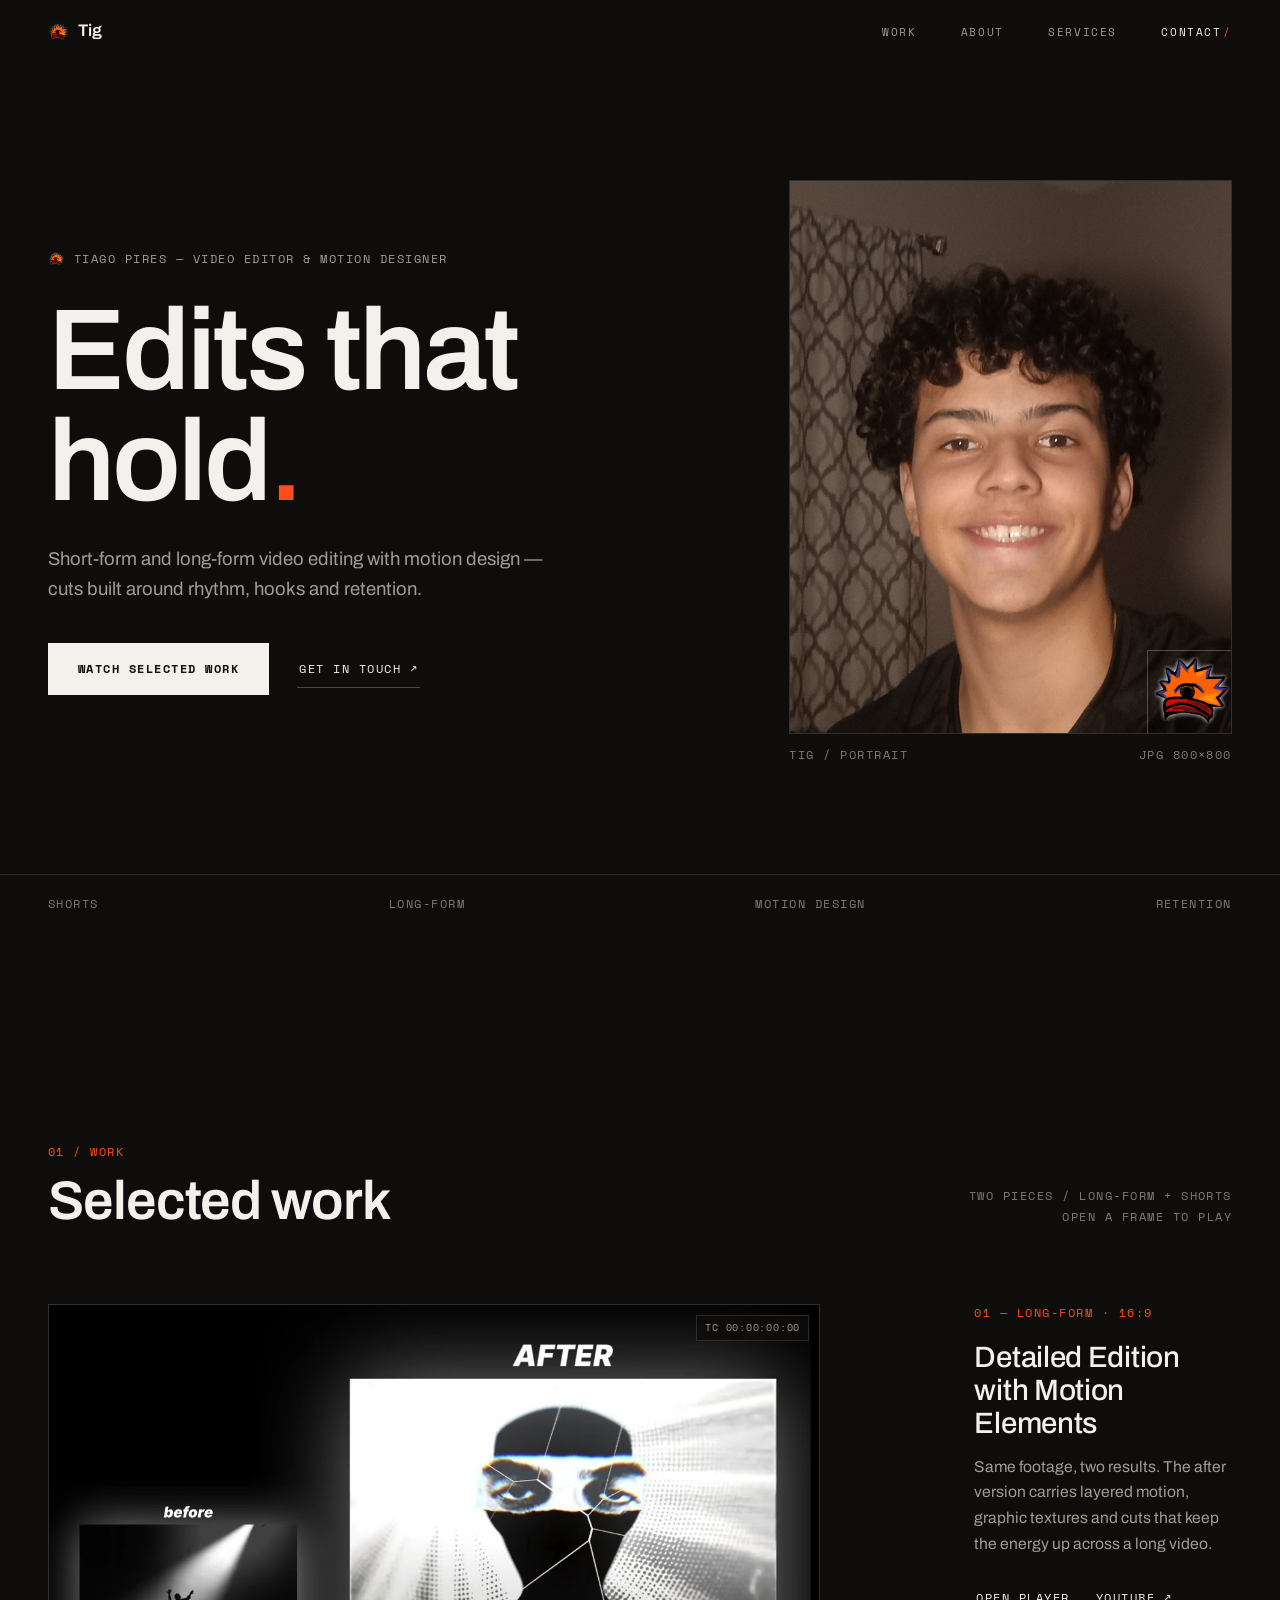
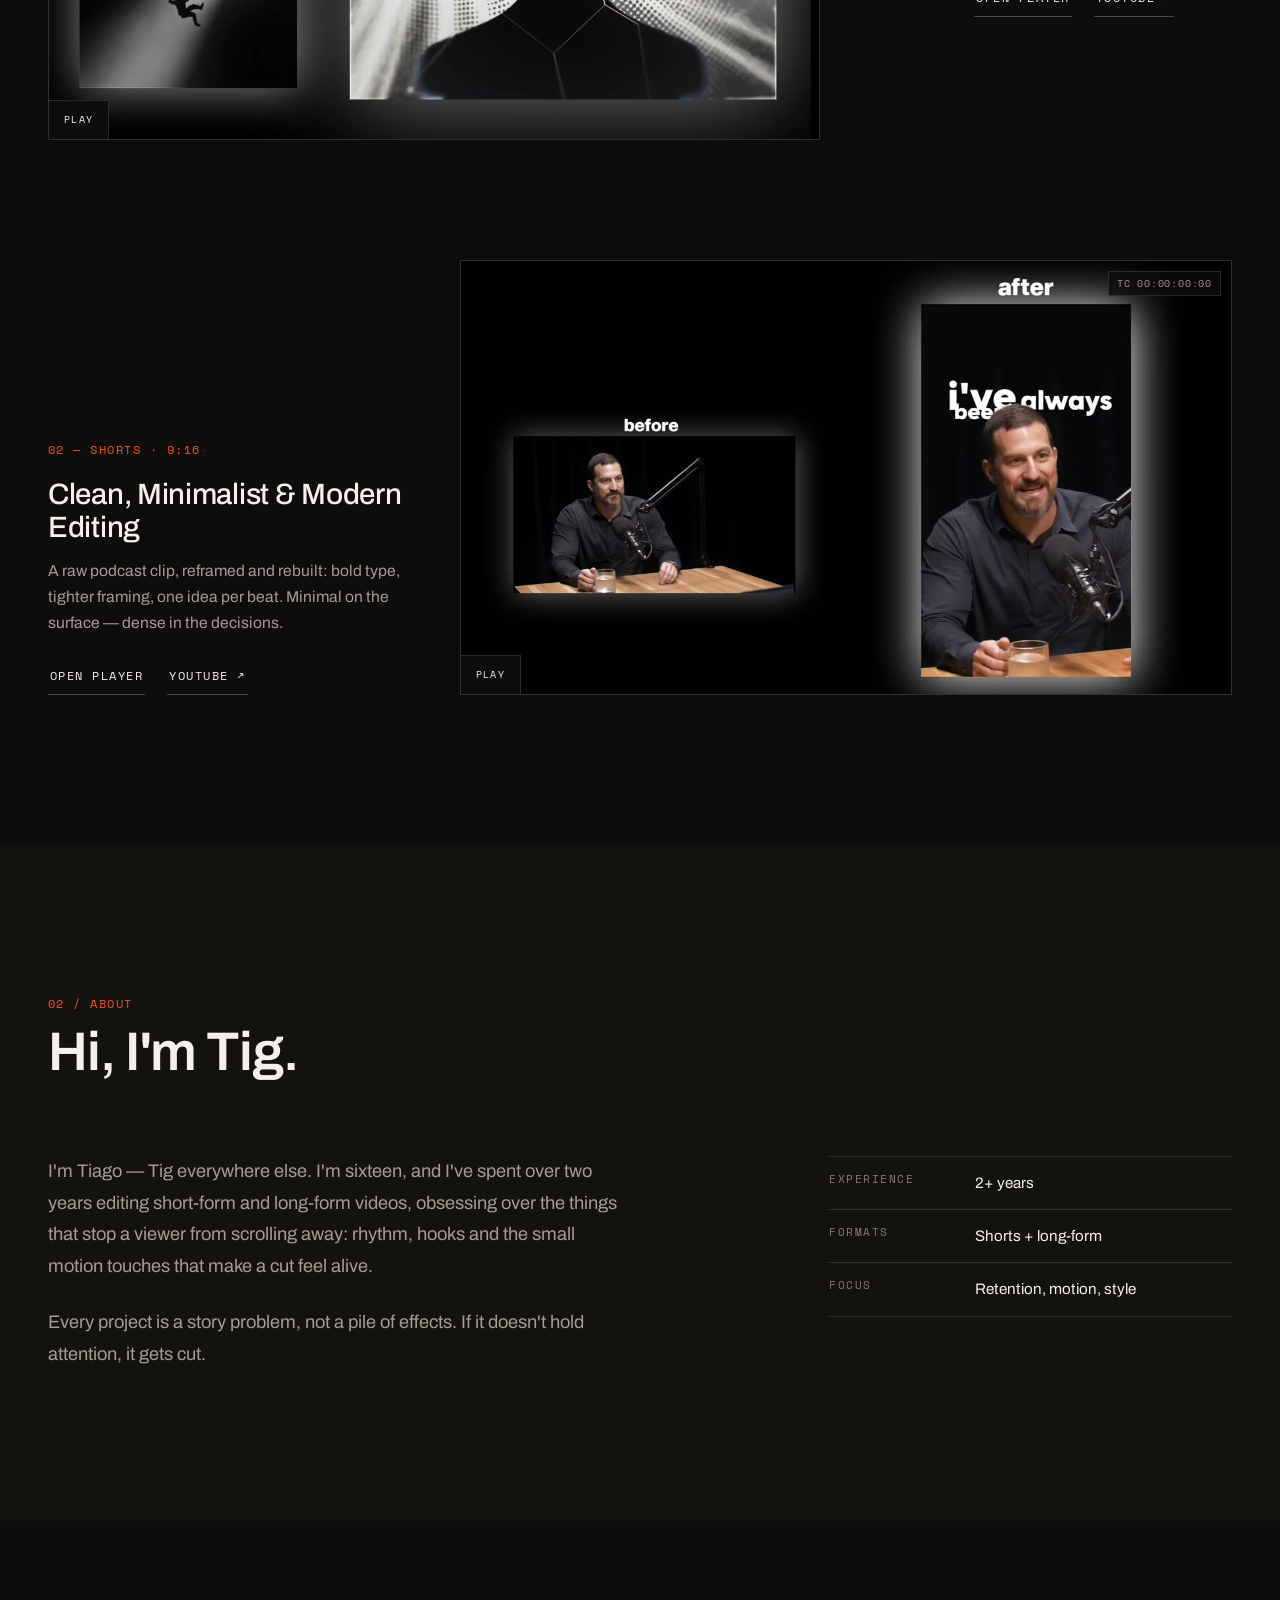
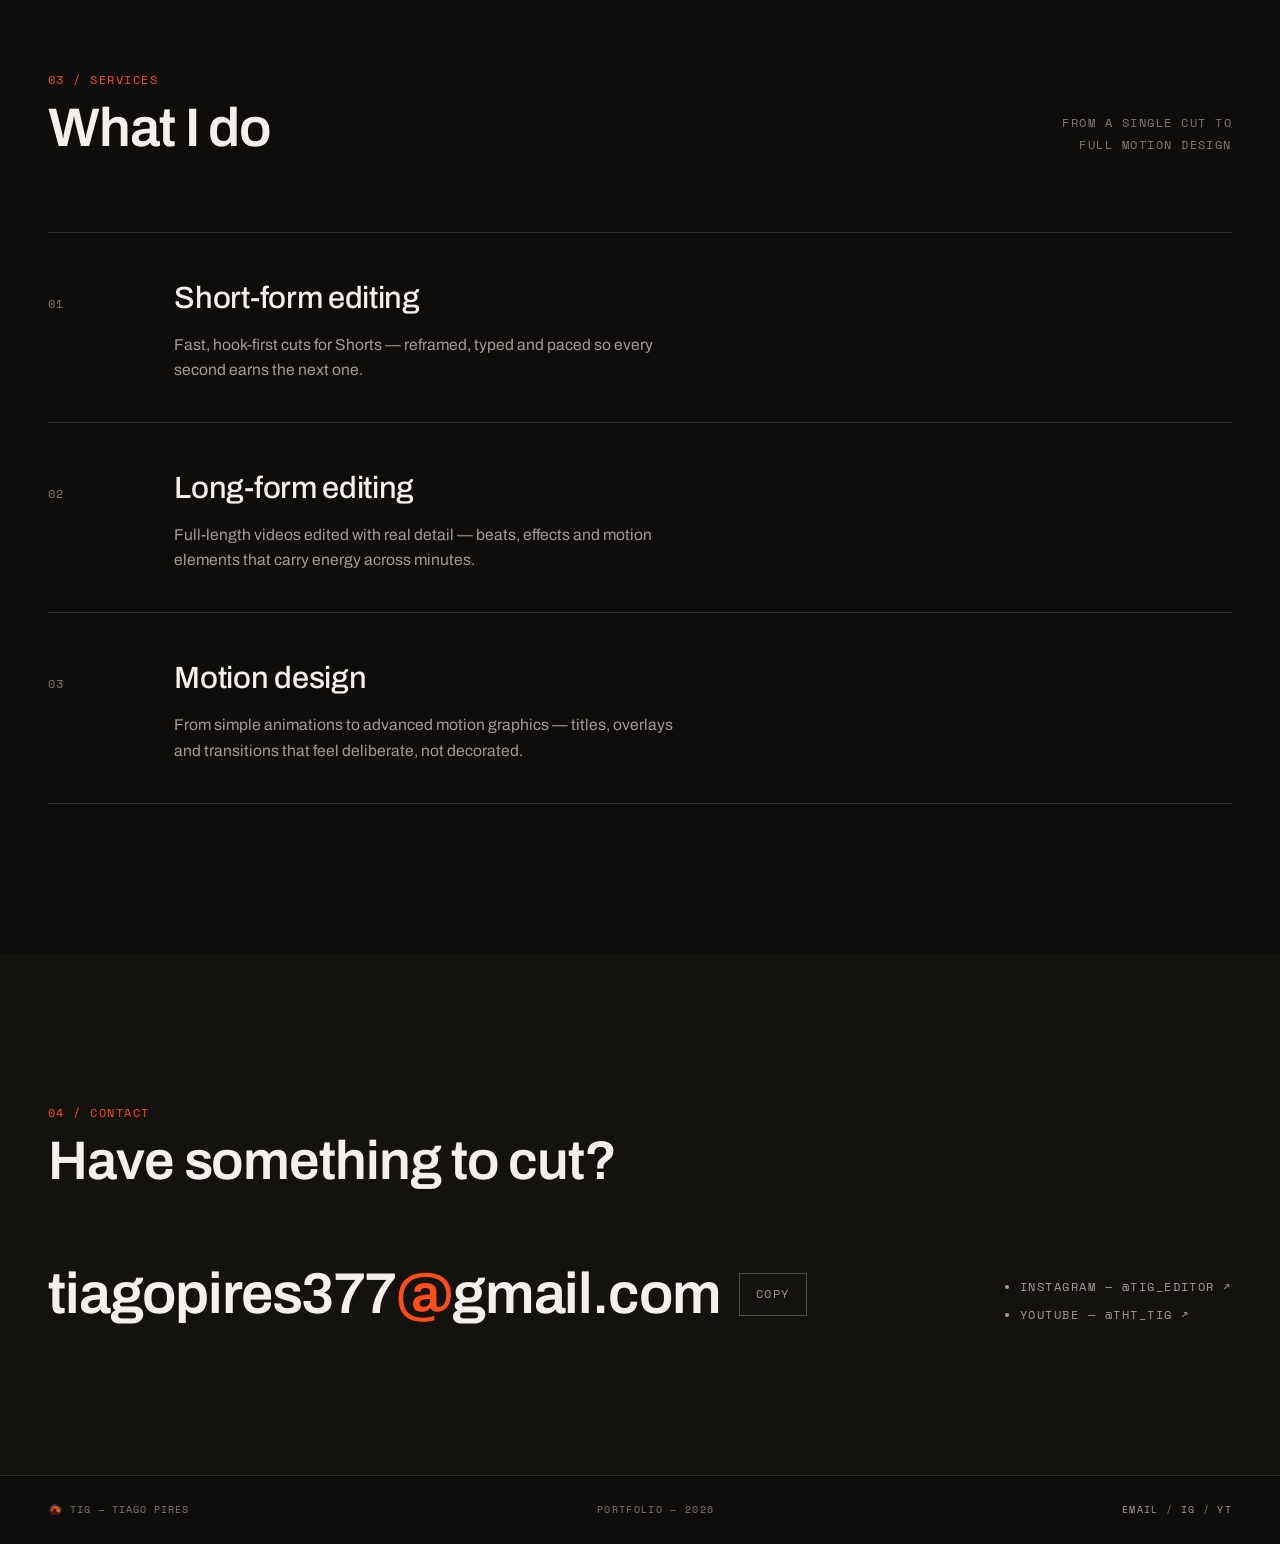
<file: index.html>
<!DOCTYPE html>
<html lang="en">
<head>
  <meta charset="UTF-8" />
  <meta name="viewport" content="width=device-width, initial-scale=1.0" />
  <title>Tig — Video Editor &amp; Motion Designer</title>
  <meta name="description" content="Short-form and long-form video editing with motion design. I'm Tig — I cut videos that hold attention." />

  <link rel="canonical" href="https://tigportfolio.yuricruzcorreia2024.workers.dev/" />
  <meta property="og:type" content="website" />
  <meta property="og:site_name" content="Tig" />
  <meta property="og:title" content="Tig — Video Editor & Motion Designer" />
  <meta property="og:description" content="Short-form and long-form video editing with motion design. I'm Tig — I cut videos that hold attention." />
  <meta property="og:url" content="https://tigportfolio.yuricruzcorreia2024.workers.dev/" />
  <meta property="og:image" content="https://tigportfolio.yuricruzcorreia2024.workers.dev/assets/img/og.jpg" />
  <meta property="og:image:width" content="1280" />
  <meta property="og:image:height" content="720" />
  <meta name="twitter:card" content="summary_large_image" />

  <link rel="icon" type="image/png" sizes="64x64" href="assets/img/favicon-64.png" />
  <link rel="apple-touch-icon" href="assets/img/apple-touch-icon.png" />

  <link rel="preconnect" href="https://fonts.googleapis.com" />
  <link rel="preconnect" href="https://fonts.gstatic.com" crossorigin />
  <link rel="preconnect" href="https://api.fontshare.com" crossorigin />
  <link rel="preload" as="image" href="photo.jpg" fetchpriority="high" />
  <link href="https://fonts.googleapis.com/css2?family=Archivo:wght@400;500;600&family=Space+Mono&display=swap" rel="stylesheet" />
  <link href="https://api.fontshare.com/v2/css?f[]=clash-display@500,600&display=swap" rel="stylesheet" />

  <link rel="stylesheet" href="assets/css/main.css" />
  <script type="application/ld+json">
  {
    "@context": "https://schema.org",
    "@type": "Person",
    "name": "Tiago Pires",
    "alternateName": "Tig",
    "jobTitle": "Video Editor & Motion Designer",
    "url": "https://tigportfolio.yuricruzcorreia2024.workers.dev/",
    "sameAs": ["https://www.instagram.com/tig_editor", "https://www.youtube.com/channel/UCOsuav56ihXr3ou1uQPDAng"]
  }
  </script>
</head>

<body>
  <a class="skip-link" href="#main">Skip to content</a>

  <header class="site-head" data-header>
    <a class="brand" href="#top">
      <img src="assets/img/favicon-64.png" width="20" height="20" alt="" />
      <span>Tig</span>
    </a>
    <nav class="site-nav" aria-label="Primary">
      <a href="#work" data-navlink>Work<span class="slash" aria-hidden="true">/</span></a>
      <a href="#about" data-navlink>About<span class="slash" aria-hidden="true">/</span></a>
      <a href="#services" data-navlink>Services<span class="slash" aria-hidden="true">/</span></a>
      <a href="#contact" data-navlink>Contact<span class="slash" aria-hidden="true">/</span></a>
    </nav>
    <button class="menu-btn mono" data-menu-btn aria-expanded="false" aria-controls="menuOverlay">Menu</button>
  </header>

  <div class="menu-overlay" id="menuOverlay" hidden>
    <nav aria-label="Mobile">
      <a href="#work" data-menuclose>Work<span aria-hidden="true"> ↘</span></a>
      <a href="#about" data-menuclose>About<span aria-hidden="true"> ↘</span></a>
      <a href="#services" data-menuclose>Services<span aria-hidden="true"> ↘</span></a>
      <a href="#contact" data-menuclose>Contact<span aria-hidden="true"> ↘</span></a>
    </nav>
    <p class="mono menu-foot">tiagopires377@gmail.com — @tig_editor</p>
  </div>

  <main id="main">

    <!-- ============ HERO ============ -->
    <section class="hero" id="top" aria-labelledby="heroTitle">
      <div class="container hero-grid">
        <div class="hero-copy">
          <p class="kicker mono" data-hero-step="1">
            <img src="assets/img/favicon-64.png" width="16" height="16" alt="" />
            Tiago Pires — Video Editor &amp; Motion Designer
          </p>
          <h1 id="heroTitle" data-hero-step="2">
            Edits that hold<span class="accent-dot">.</span>
          </h1>
          <p class="hero-lede" data-hero-step="3">
            Short-form and long-form video editing with motion design —
            cuts built around rhythm, hooks and retention.
          </p>
          <div class="hero-cta" data-hero-step="4">
            <a class="btn-solid" href="#work">Watch selected work</a>
            <a class="link-underline" href="mailto:tiagopires377@gmail.com?subject=Project%20inquiry">Get in touch<span aria-hidden="true"> ↗</span></a>
          </div>
        </div>

        <figure class="hero-photo" data-hero-step="3">
          <div class="frame">
            <img src="photo.jpg" width="800" height="800" alt="Portrait of Tiago Pires (Tig)" fetchpriority="high" />
            <img class="hero-mascot" src="icon.png" width="1048" height="1025" alt="Tig's channel mascot" loading="lazy" />
          </div>
          <figcaption class="mono frame-cap">
            <span>TIG / PORTRAIT</span>
            <span>JPG 800×800</span>
          </figcaption>
        </figure>
      </div>
      <div class="container hero-foot mono" aria-hidden="true">
        <span>SHORTS</span>
        <span>LONG-FORM</span>
        <span>MOTION DESIGN</span>
        <span>RETENTION</span>
      </div>
    </section>

    <!-- ============ WORK ============ -->
    <section class="work" id="work" aria-labelledby="workTitle">
      <div class="container">
        <header class="section-head" data-reveal data-reveal-stagger="1">
          <div>
            <p class="section-tick mono" aria-hidden="true">01 / WORK</p>
            <h2 id="workTitle">Selected work</h2>
          </div>
          <p class="section-note mono">TWO PIECES / LONG-FORM + SHORTS<br />OPEN A FRAME TO PLAY</p>
        </header>

        <div class="work-list">

          <article class="work-item work-item--a" aria-labelledby="longformTitle">
            <div class="work-media" data-reveal>
              <button class="frame play-frame" data-yt="ediIgtAnjoc"
                      data-title="Detailed Edition with Motion Elements — Long Video Format"
                      aria-label="Play video: Detailed Edition with Motion Elements, long video format">
                <img src="assets/img/work/longform.jpg" width="1280" height="720" loading="lazy" decoding="async"
                     alt="Before and after of a long video edit — a plain falling shot becomes a collage-style graphic treatment with layered motion" />
                <span class="play-glyph mono" aria-hidden="true">Play</span>
                <span class="tc mono" aria-hidden="true">TC 00:00:00:00</span>
              </button>
            </div>
            <div class="work-meta" data-reveal data-reveal-stagger="2">
              <p class="mono work-tag">01 — LONG-FORM · 16:9</p>
              <h3 id="longformTitle">Detailed Edition with Motion Elements</h3>
              <p class="work-note">
                Same footage, two results. The after version carries layered motion,
                graphic textures and cuts that keep the energy up across a long video.
              </p>
              <div class="work-links">
                <button class="link-underline" data-yt="ediIgtAnjoc"
                        data-title="Detailed Edition with Motion Elements — Long Video Format">Open player</button>
                <a class="link-underline" href="https://youtu.be/ediIgtAnjoc" target="_blank" rel="noopener">YouTube<span aria-hidden="true"> ↗</span></a>
              </div>
            </div>
          </article>

          <article class="work-item work-item--b" aria-labelledby="shortsTitle">
            <div class="work-meta" data-reveal>
              <p class="mono work-tag">02 — SHORTS · 9:16</p>
              <h3 id="shortsTitle">Clean, Minimalist &amp; Modern Editing</h3>
              <p class="work-note">
                A raw podcast clip, reframed and rebuilt: bold type, tighter framing,
                one idea per beat. Minimal on the surface — dense in the decisions.
              </p>
              <div class="work-links">
                <button class="link-underline" data-yt="vVkeZ0U3DYc"
                        data-title="Clean, Minimalist and Modern Editing — Shorts Format">Open player</button>
                <a class="link-underline" href="https://youtu.be/vVkeZ0U3DYc" target="_blank" rel="noopener">YouTube<span aria-hidden="true"> ↗</span></a>
              </div>
            </div>
            <div class="work-media" data-reveal data-reveal-stagger="2">
              <button class="frame play-frame" data-yt="vVkeZ0U3DYc"
                      data-title="Clean, Minimalist and Modern Editing — Shorts Format"
                      aria-label="Play video: Clean, minimalist and modern editing, shorts format">
                <img src="assets/img/work/shorts.jpg" width="1280" height="720" loading="lazy" decoding="async"
                     alt="Before and after of a short video — a raw framed clip becomes a vertical reframe with bold kinetic typography" />
                <span class="play-glyph mono" aria-hidden="true">Play</span>
                <span class="tc mono" aria-hidden="true">TC 00:00:00:00</span>
              </button>
            </div>
          </article>

        </div>
      </div>
    </section>

    <!-- ============ ABOUT ============ -->
    <section class="about" id="about" aria-labelledby="aboutTitle">
      <div class="container">
        <header class="section-head" data-reveal>
          <div>
            <p class="section-tick mono" aria-hidden="true">02 / ABOUT</p>
            <h2 id="aboutTitle">Hi, I'm Tig.</h2>
          </div>
        </header>

        <div class="about-grid">
          <div class="about-copy" data-reveal data-reveal-stagger="2">
            <p>
              I'm Tiago — Tig everywhere else. I'm sixteen, and I've spent over two years
              editing short-form and long-form videos, obsessing over the things that stop
              a viewer from scrolling away: rhythm, hooks and the small motion touches
              that make a cut feel alive.
            </p>
            <p>
              Every project is a story problem, not a pile of effects.
              If it doesn't hold attention, it gets cut.
            </p>
          </div>

          <dl class="about-facts mono" data-reveal data-reveal-stagger="3">
            <div><dt>EXPERIENCE</dt><dd>2+ years</dd></div>
            <div><dt>FORMATS</dt><dd>Shorts + long-form</dd></div>
            <div><dt>FOCUS</dt><dd>Retention, motion, style</dd></div>
          </dl>
        </div>
      </div>
    </section>

    <!-- ============ SERVICES ============ -->
    <section class="services" id="services" aria-labelledby="servicesTitle">
      <div class="container">
        <header class="section-head" data-reveal>
          <div>
            <p class="section-tick mono" aria-hidden="true">03 / SERVICES</p>
            <h2 id="servicesTitle">What I do</h2>
          </div>
          <p class="section-note mono">FROM A SINGLE CUT TO<br />FULL MOTION DESIGN</p>
        </header>

        <ul class="service-list">
          <li data-reveal data-reveal-stagger="1">
            <p class="mono service-index" aria-hidden="true">01</p>
            <div>
              <h3>Short-form editing</h3>
              <p>
                Fast, hook-first cuts for Shorts — reframed, typed and paced
                so every second earns the next one.
              </p>
            </div>
          </li>
          <li data-reveal data-reveal-stagger="2">
            <p class="mono service-index" aria-hidden="true">02</p>
            <div>
              <h3>Long-form editing</h3>
              <p>
                Full-length videos edited with real detail — beats, effects and
                motion elements that carry energy across minutes.
              </p>
            </div>
          </li>
          <li data-reveal data-reveal-stagger="3">
            <p class="mono service-index" aria-hidden="true">03</p>
            <div>
              <h3>Motion design</h3>
              <p>
                From simple animations to advanced motion graphics —
                titles, overlays and transitions that feel deliberate, not decorated.
              </p>
            </div>
          </li>
        </ul>
      </div>
    </section>

    <!-- ============ CONTACT ============ -->
    <section class="contact" id="contact" aria-labelledby="contactTitle">
      <div class="container">
        <header class="section-head" data-reveal>
          <div>
            <p class="section-tick mono" aria-hidden="true">04 / CONTACT</p>
            <h2 id="contactTitle">Have something to cut?</h2>
          </div>
        </header>

        <div class="contact-grid">
          <p class="contact-mail" data-reveal data-reveal-stagger="1">
            <a href="mailto:tiagopires377@gmail.com?subject=Project%20inquiry">tiagopires377<span class="at">@</span>gmail.com</a>
            <button class="copy-btn mono" data-copy="tiagopires377@gmail.com" aria-live="polite">
              <span data-copy-label>COPY</span>
            </button>
          </p>

          <ul class="contact-links mono" data-reveal data-reveal-stagger="2">
            <li><a href="https://instagram.com/tig_editor" target="_blank" rel="noopener">INSTAGRAM — @tig_editor<span aria-hidden="true"> ↗</span></a></li>
            <li><a href="https://www.youtube.com/channel/UCOsuav56ihXr3ou1uQPDAng" target="_blank" rel="noopener">YOUTUBE — @tht_tig<span aria-hidden="true"> ↗</span></a></li>
          </ul>
        </div>
      </div>
    </section>
  </main>

  <footer class="site-foot mono">
    <div class="container site-foot-grid">
      <span class="foot-brand"><img src="assets/img/favicon-64.png" width="16" height="16" alt="" /> Tig — Tiago Pires</span>
      <span>PORTFOLIO — <span data-year>2026</span></span>
      <span><a href="mailto:tiagopires377@gmail.com">EMAIL</a> / <a href="https://instagram.com/tig_editor" target="_blank" rel="noopener">IG</a> / <a href="https://www.youtube.com/channel/UCOsuav56ihXr3ou1uQPDAng" target="_blank" rel="noopener">YT</a></span>
    </div>
  </footer>

  <!-- ============ PLAYER MODAL ============ -->
  <dialog class="player" id="player" aria-labelledby="playerTitle">
    <div class="player-head">
      <p class="mono" id="playerTitle">—</p>
      <button class="player-close mono" data-player-close aria-label="Close player">CLOSE ✕</button>
    </div>
    <div class="player-stage" id="playerStage"></div>
    <div class="player-foot mono">
      <span id="playerMeta">YOUTUBE PLAYER</span>
      <a id="playerLink" href="#" target="_blank" rel="noopener">WATCH ON YOUTUBE ↗</a>
    </div>
  </dialog>

  <script src="assets/js/main.js"></script>
</body>
</html>
</file>
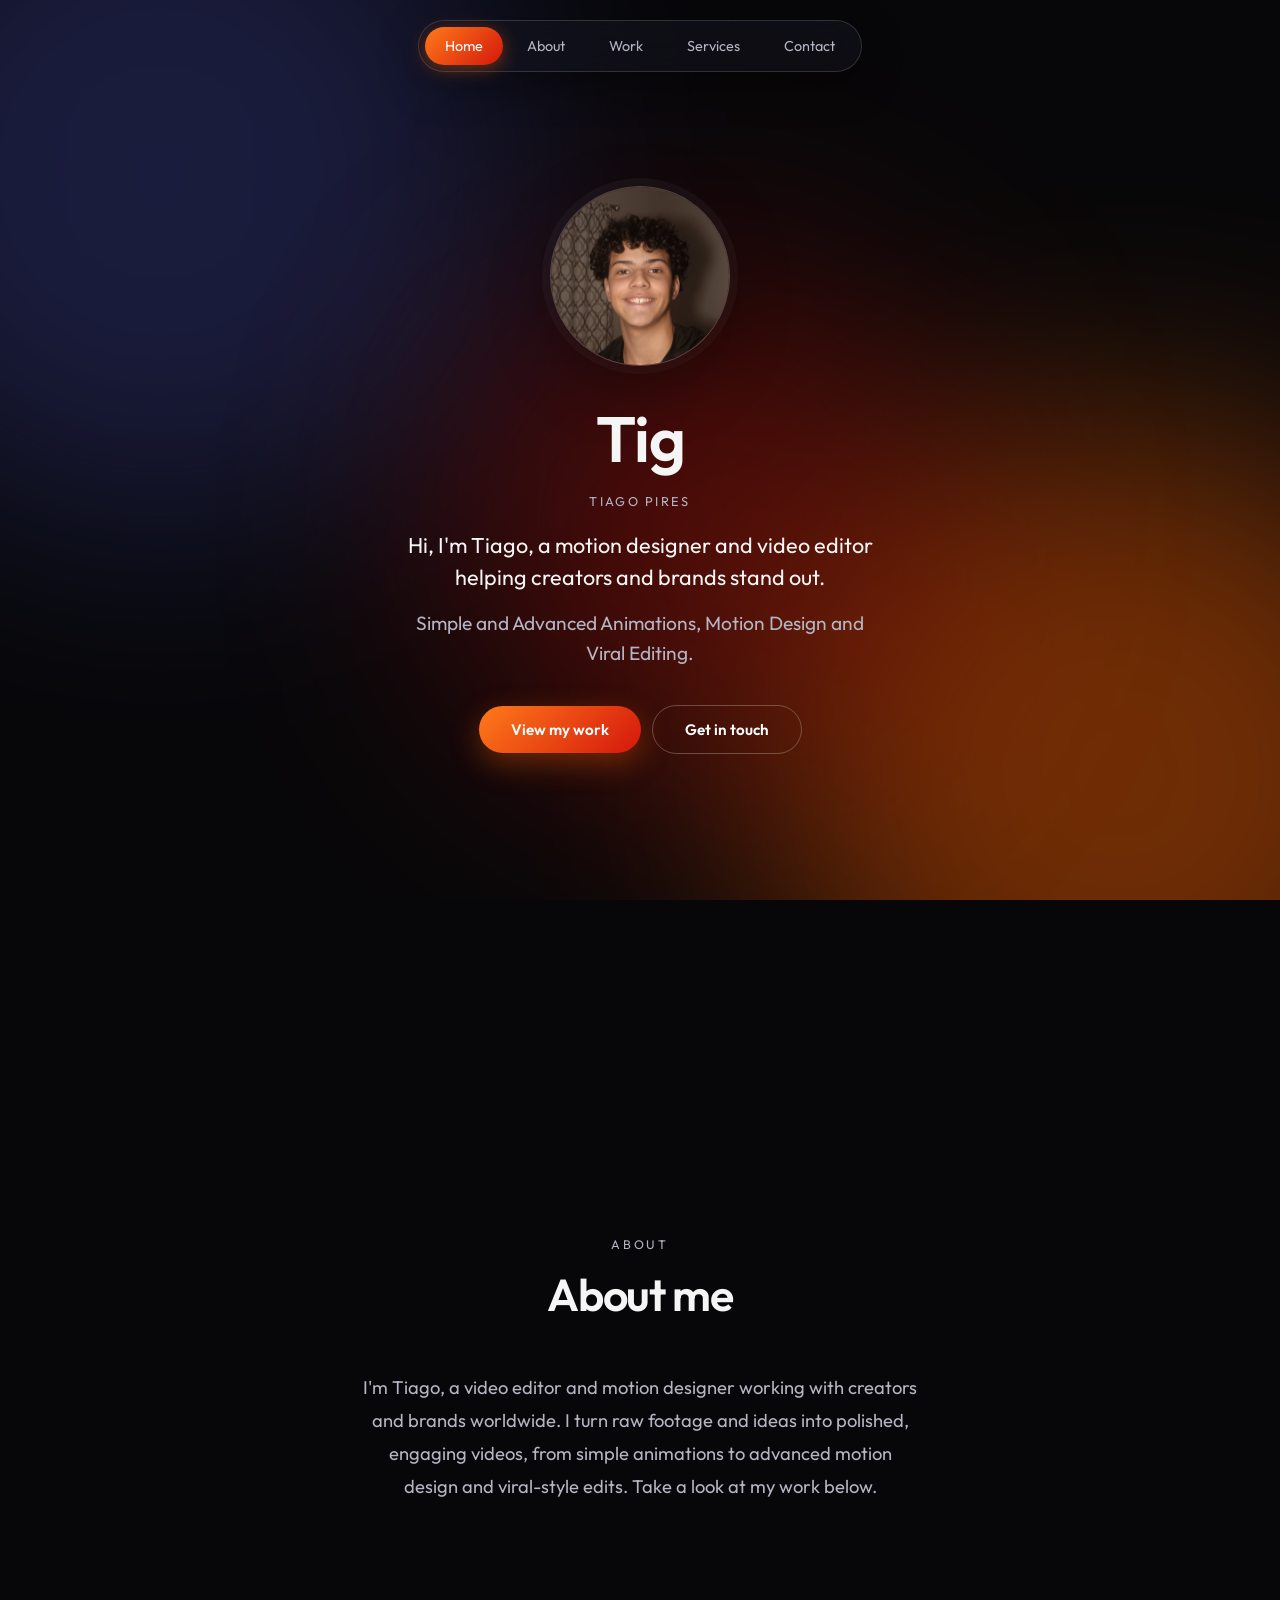
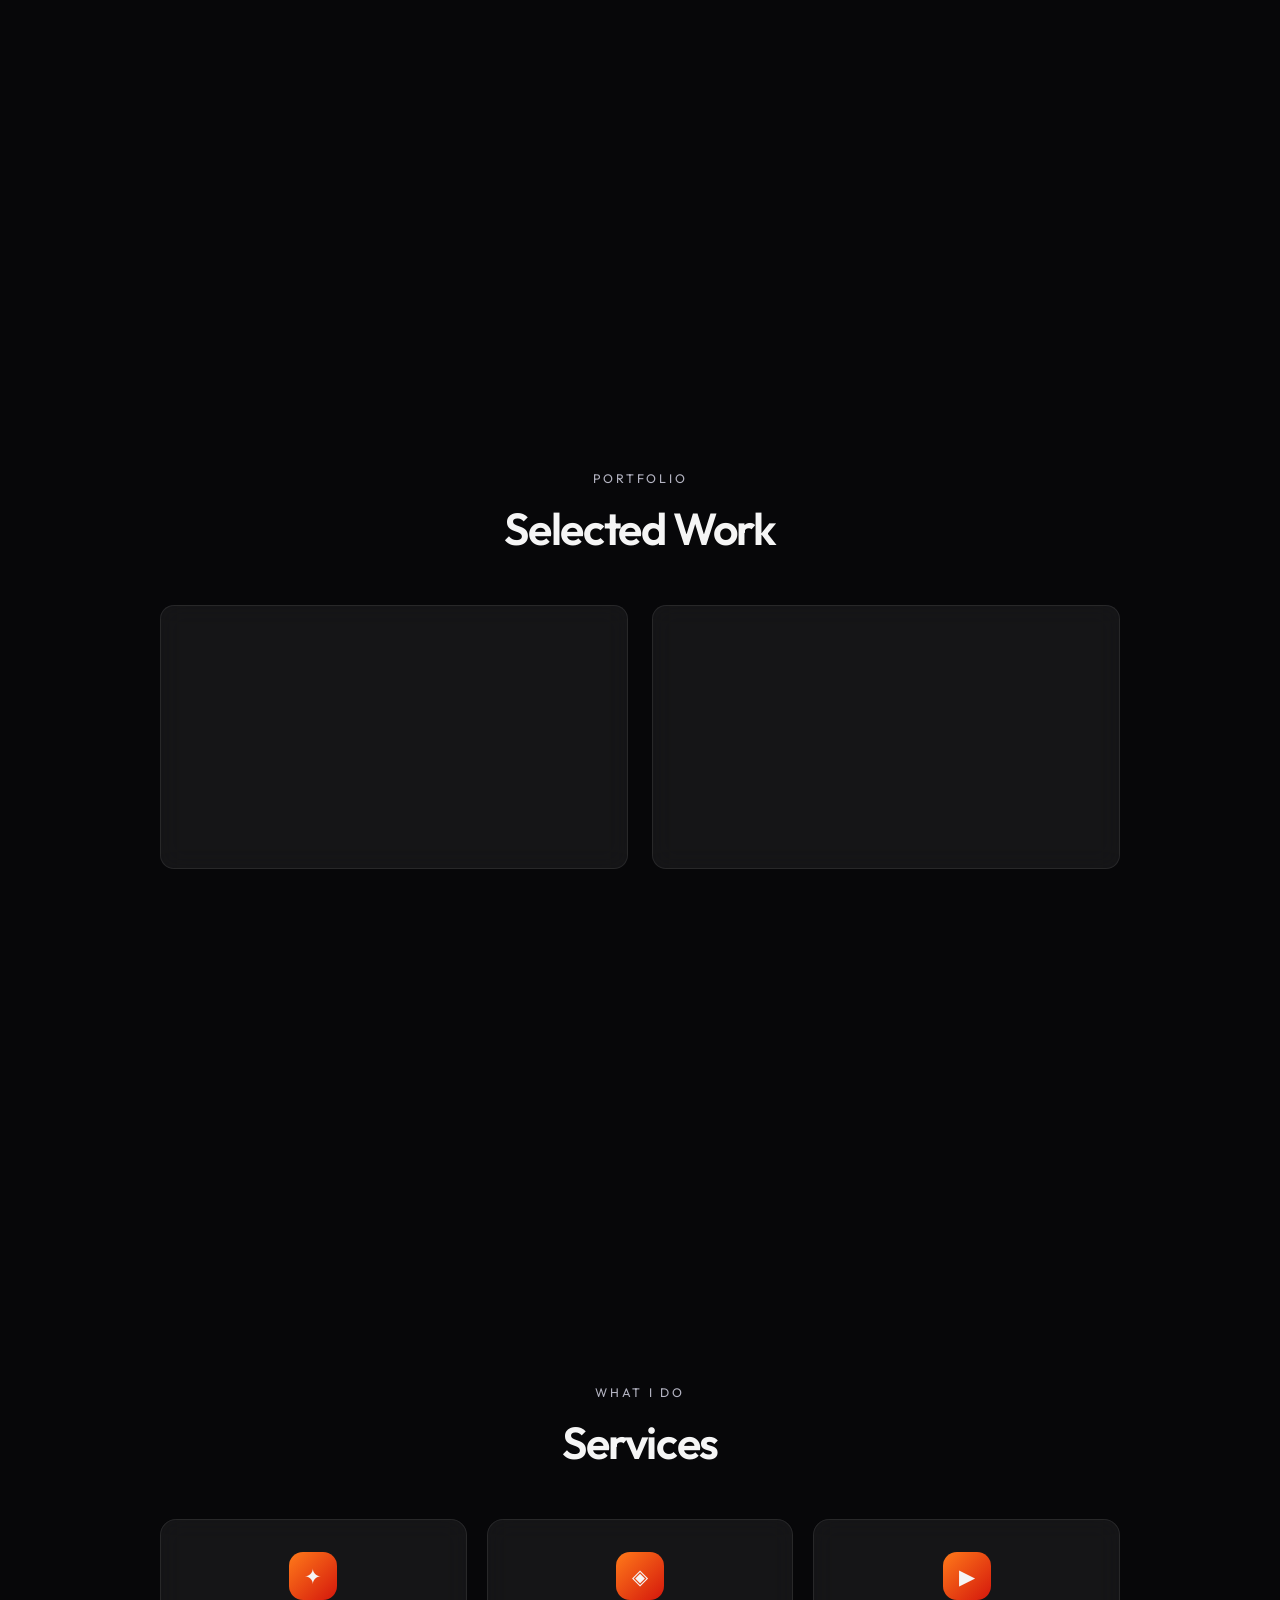
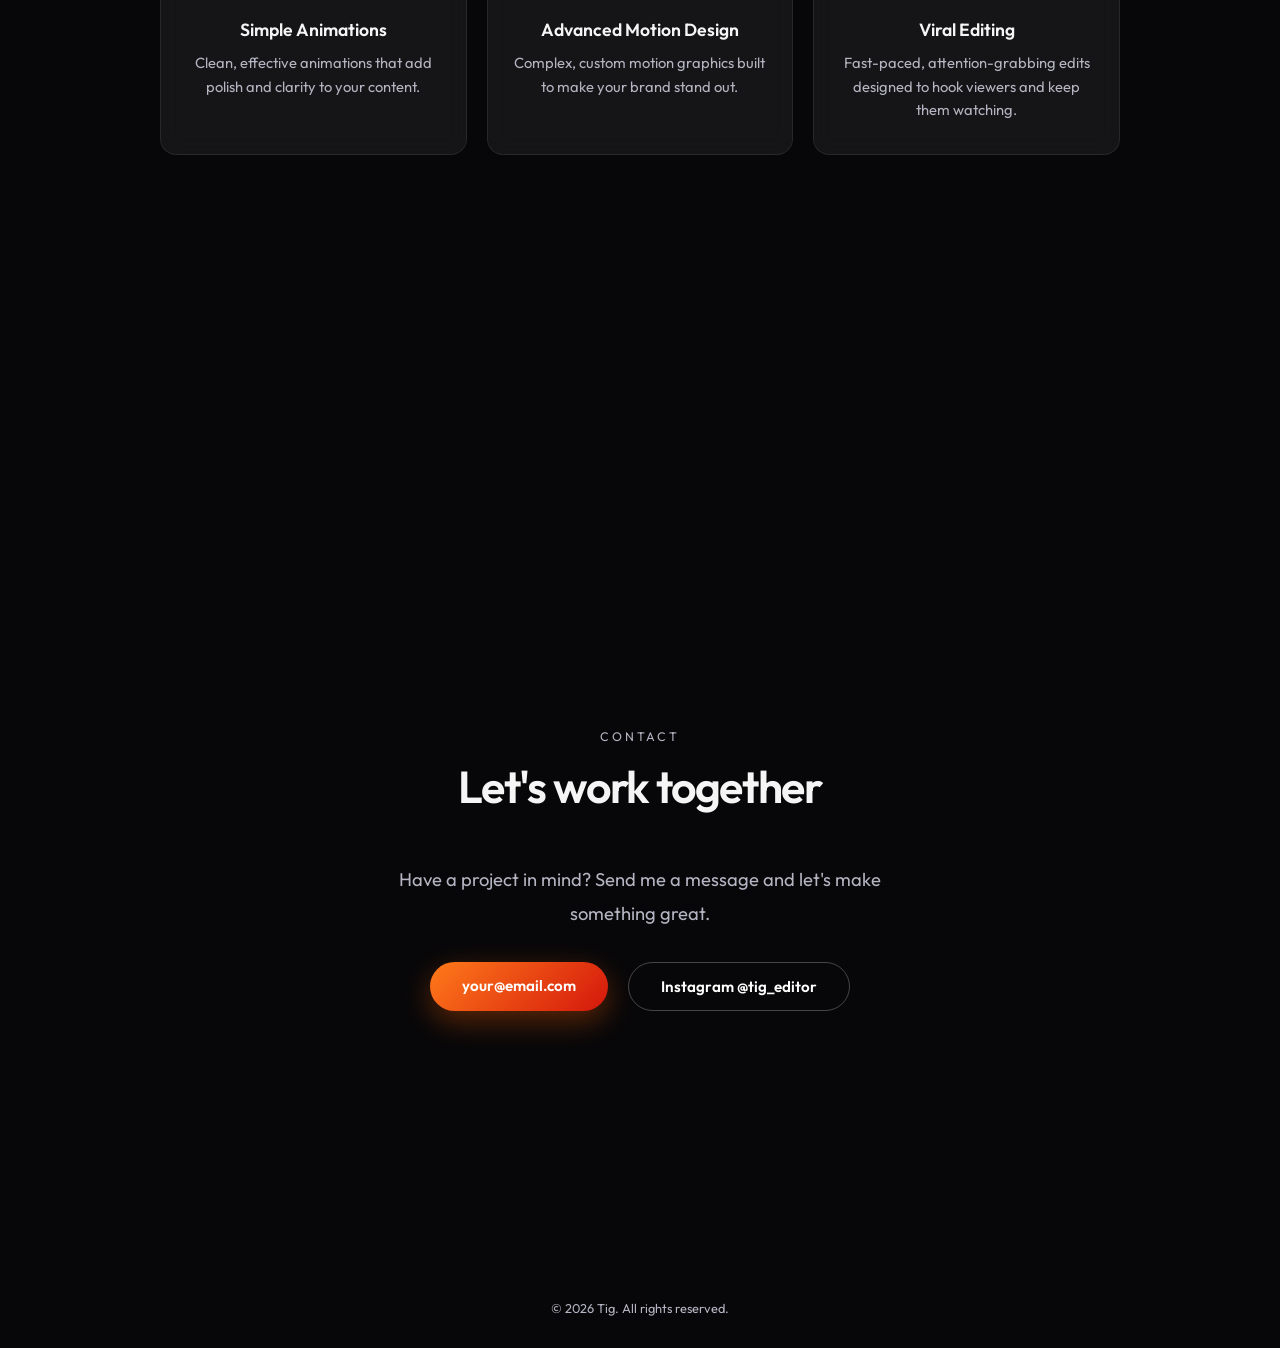
<file: Portfolio-novo.html>
<!DOCTYPE html>
<html lang="en">
<head>
  <meta charset="UTF-8" />
  <meta name="viewport" content="width=device-width, initial-scale=1.0" />
  <title>Tig | Motion Design & Video Editing</title>
  <meta name="description" content="Simple and Advanced Animations, Motion Design and Viral Editing." />

  <link rel="preconnect" href="https://fonts.googleapis.com" />
  <link rel="preconnect" href="https://fonts.gstatic.com" crossorigin />
  <link href="https://fonts.googleapis.com/css2?family=Outfit:wght@300;400;600&display=swap" rel="stylesheet" />

  <style>
    :root {
      --bg: #070709;
      --text: #f5f5f5;
      --muted: #b4b4c2;
      --line: rgba(255, 255, 255, 0.08);
      --glass: rgba(255, 255, 255, 0.06);

      /* Background glow colors */
      --glow-1: #353a85; /* indigo (hair shading) */
      --glow-2: #ff6200; /* orange (hair) */
      --glow-3: #c8140a; /* red (headband) */

      --accent: linear-gradient(135deg, #ff7a1a, #d4170c);
    }

    * { margin: 0; padding: 0; box-sizing: border-box; }

    html { scroll-behavior: smooth; }

    body {
      background: var(--bg);
      color: var(--text);
      font-family: "Creato Display", "Outfit", "Helvetica Neue", Arial, sans-serif;
      -webkit-font-smoothing: antialiased;
      min-height: 100vh;
    }

    /* ---------- BLURRED BACKGROUND ---------- */
    .bg {
      position: fixed;
      inset: 0;
      z-index: -1;
      overflow: hidden;
      background: var(--bg);
    }

    .bg span {
      position: absolute;
      width: 55vmax;
      height: 55vmax;
      border-radius: 50%;
      filter: blur(120px);
      opacity: 0.42;
      animation: float 22s ease-in-out infinite alternate;
    }

    .bg span:nth-child(1) { background: var(--glow-1); top: -20%; left: -15%; }
    .bg span:nth-child(2) { background: var(--glow-2); bottom: -25%; right: -15%; animation-delay: -7s; }
    .bg span:nth-child(3) { background: var(--glow-3); top: 30%; left: 35%; width: 40vmax; height: 40vmax; opacity: 0.35; animation-delay: -14s; }

    @keyframes float {
      from { transform: translate(0, 0) scale(1); }
      to   { transform: translate(6vmax, 4vmax) scale(1.12); }
    }

    @media (prefers-reduced-motion: reduce) {
      .bg span { animation: none; }
      html { scroll-behavior: auto; }
      .reveal { transition: none !important; }
    }

    /* ---------- NAVIGATION ---------- */
    .nav {
      position: fixed;
      top: 20px;
      left: 50%;
      transform: translateX(-50%);
      z-index: 100;
      display: flex;
      gap: 4px;
      padding: 6px;
      background: rgba(20, 20, 32, 0.55);
      border: 1px solid rgba(255, 255, 255, 0.14);
      border-radius: 999px;
      backdrop-filter: blur(18px);
      -webkit-backdrop-filter: blur(18px);
      box-shadow: 0 12px 40px rgba(0, 0, 0, 0.35);
    }

    .nav a {
      color: var(--muted);
      text-decoration: none;
      font-size: 0.9rem;
      font-weight: 400;
      padding: 10px 20px;
      border-radius: 999px;
      transition: color 0.25s, background 0.25s;
      white-space: nowrap;
    }

    .nav a:hover { color: var(--text); background: rgba(255, 255, 255, 0.08); }

    .nav a.active {
      color: #fff;
      background: var(--accent);
      box-shadow: 0 4px 18px rgba(255, 98, 0, 0.4);
    }

    /* ---------- SECTIONS (all centered) ---------- */
    section {
      min-height: 100vh;
      display: flex;
      flex-direction: column;
      align-items: center;
      justify-content: center;
      text-align: center;
      padding: 120px 24px 80px;
      scroll-margin-top: 0;
    }

    .section-label {
      font-size: 0.78rem;
      letter-spacing: 0.22em;
      text-transform: uppercase;
      color: var(--muted);
      margin-bottom: 14px;
    }

    h2 {
      font-size: clamp(1.8rem, 5vw, 2.8rem);
      font-weight: 600;
      letter-spacing: -0.03em;
      margin-bottom: 48px;
    }

    /* ---------- HERO ---------- */
    .photo {
      width: 180px;
      height: 180px;
      border-radius: 50%;
      object-fit: cover;
      background: var(--line);
      border: 1px solid rgba(255, 255, 255, 0.18);
      box-shadow: 0 20px 60px rgba(0, 0, 0, 0.35), 0 0 0 8px rgba(255, 255, 255, 0.04);
      margin-bottom: 32px;
    }

    h1 {
      font-size: clamp(2.4rem, 7vw, 4rem);
      font-weight: 600;
      letter-spacing: -0.03em;
      margin-bottom: 14px;
    }

    .real-name {
      font-size: 0.8rem;
      letter-spacing: 0.18em;
      text-transform: uppercase;
      color: var(--muted);
      margin-bottom: 20px;
    }

    .intro {
      font-size: clamp(1.05rem, 2.8vw, 1.35rem);
      color: var(--text);
      max-width: 520px;
      line-height: 1.5;
      margin-bottom: 14px;
    }

    .description {
      font-size: clamp(0.95rem, 2.5vw, 1.2rem);
      color: var(--muted);
      max-width: 480px;
      line-height: 1.6;
      margin-bottom: 36px;
    }

    .btn {
      display: inline-block;
      text-decoration: none;
      color: #fff;
      font-weight: 600;
      font-size: 0.95rem;
      padding: 14px 32px;
      border-radius: 999px;
      background: var(--accent);
      box-shadow: 0 10px 30px rgba(255, 98, 0, 0.35);
      transition: transform 0.25s, box-shadow 0.25s;
    }

    .btn:hover { transform: translateY(-3px); box-shadow: 0 16px 40px rgba(255, 98, 0, 0.5); }

    .btn.ghost {
      background: transparent;
      border: 1px solid rgba(255, 255, 255, 0.25);
      box-shadow: none;
      margin-left: 8px;
    }

    .btn.ghost:hover { background: rgba(255, 255, 255, 0.08); box-shadow: none; }

    /* ---------- WORK ---------- */
    .work {
      width: 100%;
      max-width: 960px;
      display: grid;
      grid-template-columns: 1fr 1fr;
      gap: 24px;
    }

    .video-slot {
      aspect-ratio: 16 / 9;
      background: var(--glass);
      border: 1px solid var(--line);
      backdrop-filter: blur(12px);
      border-radius: 14px;
      overflow: hidden;
      transition: transform 0.3s, border-color 0.3s;
    }

    .video-slot:hover { transform: translateY(-4px); border-color: rgba(255, 255, 255, 0.25); }

    .video-slot iframe {
      width: 100%;
      height: 100%;
      border: 0;
      display: block;
    }

    /* ---------- SERVICES ---------- */
    .cards {
      width: 100%;
      max-width: 960px;
      display: grid;
      grid-template-columns: repeat(3, 1fr);
      gap: 20px;
    }

    .card {
      background: var(--glass);
      border: 1px solid var(--line);
      backdrop-filter: blur(12px);
      border-radius: 16px;
      padding: 32px 24px;
      transition: transform 0.3s, border-color 0.3s;
    }

    .card:hover { transform: translateY(-6px); border-color: rgba(255, 255, 255, 0.25); }

    .card .icon {
      width: 48px;
      height: 48px;
      margin: 0 auto 18px;
      border-radius: 14px;
      background: var(--accent);
      display: grid;
      place-items: center;
      font-size: 1.3rem;
    }

    .card h3 { font-size: 1.1rem; font-weight: 600; margin-bottom: 10px; }
    .card p { font-size: 0.92rem; color: var(--muted); line-height: 1.6; }

    /* ---------- ABOUT / CONTACT ---------- */
    .text-block {
      max-width: 560px;
      font-size: clamp(1rem, 2.5vw, 1.15rem);
      color: var(--muted);
      line-height: 1.8;
    }

    .contact-links {
      margin-top: 32px;
      display: flex;
      flex-wrap: wrap;
      gap: 12px;
      justify-content: center;
    }

    footer {
      text-align: center;
      font-size: 0.8rem;
      color: var(--muted);
      padding: 0 24px 32px;
    }

    /* ---------- SCROLL REVEAL ---------- */
    .reveal {
      opacity: 0;
      transform: translateY(24px);
      transition: opacity 0.8s ease, transform 0.8s ease;
    }
    .reveal.visible { opacity: 1; transform: none; }

    /* ---------- RESPONSIVE ---------- */
    @media (max-width: 800px) {
      .cards { grid-template-columns: 1fr; max-width: 420px; }
    }

    @media (max-width: 700px) {
      .work { grid-template-columns: 1fr; }
      .photo { width: 140px; height: 140px; }
      .nav { top: auto; bottom: 18px; max-width: calc(100vw - 24px); }
      .nav a { padding: 10px 13px; font-size: 0.8rem; }
      section { padding: 80px 20px 110px; }
      .btn.ghost { margin: 12px 0 0; }
    }
  </style>
</head>

<body>

  <div class="bg"><span></span><span></span><span></span></div>

  <!-- NAVIGATION -->
  <nav class="nav" id="nav" aria-label="Main navigation">
    <a href="#home" class="active">Home</a>
    <a href="#about">About</a>
    <a href="#work">Work</a>
    <a href="#services">Services</a>
    <a href="#contact">Contact</a>
  </nav>

  <!-- HOME -->
  <section id="home">
    <img class="photo" src="photo.jpg" alt="Tig" />
    <h1>Tig</h1>
    <p class="real-name">Tiago Pires</p>
    <p class="intro">Hi, I'm Tiago, a motion designer and video editor helping creators and brands stand out.</p>
    <p class="description">Simple and Advanced Animations, Motion Design and Viral Editing.</p>
    <div>
      <a class="btn" href="#work">View my work</a>
      <a class="btn ghost" href="#contact">Get in touch</a>
    </div>
  </section>

  <!-- ABOUT -->
  <section id="about">
    <p class="section-label reveal">About</p>
    <h2 class="reveal">About me</h2>
    <p class="text-block reveal">
      I'm Tiago, a video editor and motion designer working with creators and brands worldwide.
      I turn raw footage and ideas into polished, engaging videos, from simple animations
      to advanced motion design and viral-style edits. Take a look at my work below.
    </p>
  </section>

  <!-- WORK -->
  <section id="work">
    <p class="section-label reveal">Portfolio</p>
    <h2 class="reveal">Selected Work</h2>

    <div class="work reveal">
      <div class="video-slot">
        <iframe
          src="https://www.youtube.com/embed/vVkeZ0U3DYc"
          title="Portfolio video 1"
          loading="lazy"
          referrerpolicy="strict-origin-when-cross-origin"
          allow="accelerometer; autoplay; clipboard-write; encrypted-media; gyroscope; picture-in-picture; web-share"
          allowfullscreen></iframe>
      </div>

      <div class="video-slot">
        <iframe
          src="https://www.youtube.com/embed/ediIgtAnjoc"
          title="Portfolio video 2"
          loading="lazy"
          referrerpolicy="strict-origin-when-cross-origin"
          allow="accelerometer; autoplay; clipboard-write; encrypted-media; gyroscope; picture-in-picture; web-share"
          allowfullscreen></iframe>
      </div>
    </div>
  </section>

  <!-- SERVICES -->
  <section id="services">
    <p class="section-label reveal">What I do</p>
    <h2 class="reveal">Services</h2>

    <div class="cards">
      <div class="card reveal">
        <div class="icon">✦</div>
        <h3>Simple Animations</h3>
        <p>Clean, effective animations that add polish and clarity to your content.</p>
      </div>
      <div class="card reveal">
        <div class="icon">◈</div>
        <h3>Advanced Motion Design</h3>
        <p>Complex, custom motion graphics built to make your brand stand out.</p>
      </div>
      <div class="card reveal">
        <div class="icon">▶</div>
        <h3>Viral Editing</h3>
        <p>Fast-paced, attention-grabbing edits designed to hook viewers and keep them watching.</p>
      </div>
    </div>
  </section>

  <!-- CONTACT -->
  <section id="contact">
    <p class="section-label reveal">Contact</p>
    <h2 class="reveal">Let's work together</h2>
    <p class="text-block reveal">Have a project in mind? Send me a message and let's make something great.</p>
    <div class="contact-links reveal">
      <!-- Replace with your real email and social links -->
      <a class="btn" href="mailto:your@email.com">your@email.com</a>
      <a class="btn ghost" href="https://instagram.com/tig_editor" target="_blank" rel="noopener">Instagram @tig_editor</a>
    </div>
  </section>

  <footer>© <span id="year"></span> Tig. All rights reserved.</footer>

  <script>
    // Footer year
    document.getElementById("year").textContent = new Date().getFullYear();

    // Highlight the nav link of the section currently in view
    const links = document.querySelectorAll(".nav a");
    const sections = document.querySelectorAll("section");

    const navObserver = new IntersectionObserver((entries) => {
      entries.forEach((entry) => {
        if (entry.isIntersecting) {
          links.forEach((l) => l.classList.toggle("active", l.getAttribute("href") === "#" + entry.target.id));
        }
      });
    }, { rootMargin: "-45% 0px -45% 0px" });

    sections.forEach((s) => navObserver.observe(s));

    // Fade-in on scroll
    const revealObserver = new IntersectionObserver((entries) => {
      entries.forEach((entry) => {
        if (entry.isIntersecting) {
          entry.target.classList.add("visible");
          revealObserver.unobserve(entry.target);
        }
      });
    }, { threshold: 0.15 });

    document.querySelectorAll(".reveal").forEach((el) => revealObserver.observe(el));
  </script>

</body>
</html>
</file>
<file: assets/css/main.css>
/* ============================================================
   TIG — PORTFOLIO
   Screening-room neutrals · one functional accent · hard cuts
   Display: Clash Display · Body: Archivo · Meta: Space Mono
   ============================================================ */

:root {
  --bg: #0e0d0b;
  --panel: #14120f;
  --text: #f4f1ec;
  --muted: #a29c92;
  --faint: #817b72;
  --line: rgba(244, 241, 236, 0.13);
  --line-strong: rgba(244, 241, 236, 0.26);
  --accent: #ff4e17;
  --accent-ink: #140d08;

  --font-display: "Clash Display", "Archivo", sans-serif;
  --font-body: "Archivo", system-ui, -apple-system, "Segoe UI", sans-serif;
  --font-mono: "Space Mono", ui-monospace, "Cascadia Mono", monospace;

  --ease: cubic-bezier(0.22, 0.61, 0.2, 1);
  --gutter: clamp(20px, 4.5vw, 48px);

  --fs-h2: clamp(2rem, 4.6vw, 3.4rem);
}

* { margin: 0; padding: 0; box-sizing: border-box; }

html {
  scroll-behavior: smooth;
  -webkit-text-size-adjust: 100%;
}

body {
  background: var(--bg);
  color: var(--text);
  font-family: var(--font-body);
  font-size: 1rem;
  line-height: 1.6;
  -webkit-font-smoothing: antialiased;
  overflow-x: clip;
}

::selection { background: var(--accent); color: var(--accent-ink); }

img { display: block; max-width: 100%; height: auto; }

a { color: inherit; text-decoration: none; }

button {
  font: inherit;
  color: inherit;
  background: none;
  border: 0;
  cursor: pointer;
}

:focus-visible {
  outline: 2px solid var(--accent);
  outline-offset: 3px;
}

.mono {
  font-family: var(--font-mono);
  font-size: 0.72rem;
  letter-spacing: 0.13em;
  text-transform: uppercase;
}

.container {
  width: 100%;
  max-width: 1280px;
  margin-inline: auto;
  padding-inline: var(--gutter);
}

.skip-link {
  position: absolute;
  top: -48px;
  left: 16px;
  z-index: 200;
  padding: 10px 16px;
  background: var(--text);
  color: var(--bg);
  font-family: var(--font-mono);
  font-size: 0.72rem;
  letter-spacing: 0.1em;
}
.skip-link:focus { top: 12px; }

/* ---------- Header ---------- */

.site-head {
  position: fixed;
  inset: 0 0 auto 0;
  z-index: 100;
  display: flex;
  align-items: center;
  justify-content: space-between;
  gap: 24px;
  height: 64px;
  padding-inline: var(--gutter);
  transition: background 0.3s var(--ease), border-color 0.3s var(--ease);
  border-bottom: 1px solid transparent;
}
.site-head.is-scrolled {
  background: rgba(14, 13, 11, 0.88);
  border-bottom-color: var(--line);
}

@supports (backdrop-filter: blur(1px)) {
  .site-head.is-scrolled { background: rgba(14, 13, 11, 0.72); backdrop-filter: blur(10px); }
}

.brand {
  display: inline-flex;
  align-items: center;
  gap: 10px;
  font-family: var(--font-display);
  font-weight: 600;
  font-size: 1.05rem;
}
.brand img { width: 20px; height: 20px; }

.site-nav {
  display: flex;
  gap: clamp(18px, 3vw, 34px);
}
.site-nav a {
  font-family: var(--font-mono);
  font-size: 0.7rem;
  letter-spacing: 0.14em;
  text-transform: uppercase;
  color: var(--muted);
  transition: color 0.2s var(--ease);
}
.site-nav a:hover { color: var(--text); }
.site-nav a .slash { color: var(--accent); opacity: 0; margin-left: 2px; transition: opacity 0.2s var(--ease); }
.site-nav a.is-active { color: var(--text); }
.site-nav a.is-active .slash { opacity: 1; }

.menu-btn {
  display: none;
  padding: 8px 2px;
  font-size: 0.7rem;
  letter-spacing: 0.14em;
  color: var(--muted);
}
.menu-btn:hover { color: var(--text); }

.menu-overlay {
  position: fixed;
  inset: 0;
  z-index: 90;
  display: grid;
  align-content: center;
  gap: 8px;
  padding: 96px var(--gutter) 48px;
  background: var(--bg);
}
.menu-overlay[hidden] { display: none; }
.menu-overlay nav {
  display: grid;
  align-content: start;
  gap: 4px;
}
.menu-overlay nav a {
  font-family: var(--font-display);
  font-weight: 600;
  font-size: clamp(2.1rem, 10vw, 3.2rem);
  line-height: 1.15;
  padding: 6px 0;
  border-bottom: 1px solid var(--line);
  transition: color 0.2s var(--ease);
}
.menu-overlay nav a:hover { color: var(--accent); }
.menu-foot { margin-top: 32px; color: var(--faint); }

/* ---------- Shared section rhythm ---------- */

section { padding-block: clamp(88px, 12vw, 150px); }

.section-head {
  display: flex;
  align-items: flex-end;
  justify-content: space-between;
  gap: 28px;
  margin-bottom: clamp(40px, 7vw, 76px);
}
.section-head h2 {
  font-family: var(--font-display);
  font-weight: 600;
  font-size: var(--fs-h2);
  line-height: 1;
  letter-spacing: -0.02em;
}
.section-tick { color: var(--accent); margin-bottom: 12px; }
.section-note { color: var(--faint); text-align: right; line-height: 1.9; }

/* ---------- Buttons & links ---------- */

.btn-solid {
  display: inline-block;
  padding: 17px 30px;
  background: var(--text);
  color: var(--accent-ink);
  font-family: var(--font-mono);
  font-size: 0.72rem;
  font-weight: 700;
  letter-spacing: 0.13em;
  text-transform: uppercase;
  transition: background 0.22s var(--ease), color 0.22s var(--ease), transform 0.22s var(--ease);
}
.btn-solid:hover { background: var(--accent); color: var(--accent-ink); }
.btn-solid:active { transform: translateY(1px); }

.link-underline {
  display: inline-block;
  padding: 10px 2px 8px;
  border-bottom: 1px solid var(--line-strong);
  font-family: var(--font-mono);
  font-size: 0.72rem;
  letter-spacing: 0.13em;
  text-transform: uppercase;
  color: var(--text);
  transition: color 0.2s var(--ease), border-color 0.2s var(--ease);
}
.link-underline:hover { color: var(--accent); border-color: var(--accent); }

/* ---------- Frames (media containers) ---------- */

.frame {
  position: relative;
  display: block;
  width: 100%;
  background: var(--panel);
  border: 1px solid var(--line);
}
.frame::before,
.frame::after {
  content: "";
  position: absolute;
  width: 14px;
  height: 14px;
  pointer-events: none;
}
.frame::before { top: -1px; left: -1px; border-top: 1px solid var(--line-strong); border-left: 1px solid var(--line-strong); }
.frame::after { bottom: -1px; right: -1px; border-bottom: 1px solid var(--line-strong); border-right: 1px solid var(--line-strong); }

.frame-cap {
  display: flex;
  justify-content: space-between;
  gap: 12px;
  margin-top: 12px;
  color: var(--faint);
}

/* ============================================================
   HERO
   ============================================================ */

.hero {
  padding-top: clamp(120px, 16vw, 180px);
  padding-bottom: clamp(48px, 7vw, 80px);
}

.hero-grid {
  display: grid;
  grid-template-columns: 1.2fr 0.8fr;
  gap: clamp(40px, 6vw, 88px);
  align-items: center;
}

.kicker {
  display: inline-flex;
  align-items: center;
  gap: 10px;
  color: var(--muted);
}
.kicker img { width: 16px; height: 16px; }

.hero h1 {
  font-family: var(--font-display);
  font-weight: 600;
  font-size: clamp(3.3rem, 9vw, 7.2rem);
  line-height: 0.96;
  letter-spacing: -0.025em;
  margin: 22px 0 26px;
}
.accent-dot { color: var(--accent); }

.hero-lede {
  color: var(--muted);
  font-size: clamp(1.02rem, 1.6vw, 1.16rem);
  line-height: 1.65;
  max-width: 46ch;
  margin-bottom: 38px;
}

.hero-cta {
  display: flex;
  align-items: center;
  flex-wrap: wrap;
  gap: 10px 28px;
}

.hero-photo { margin: 0; }
.hero-photo .frame {
  aspect-ratio: 4 / 5;
  overflow: hidden;
}
.hero-photo img {
  width: 100%;
  height: 100%;
  object-fit: cover;
  object-position: 50% 18%;
}

/* Channel mascot — a stamp on the corner of the portrait */
.hero-photo .hero-mascot {
  position: absolute;
  right: 0;
  bottom: 0;
  width: clamp(56px, 7vw, 84px);
  height: auto;
  object-fit: contain;
  border-top: 1px solid var(--line-strong);
  border-left: 1px solid var(--line-strong);
}

.hero-foot {
  display: flex;
  justify-content: space-between;
  gap: 14px;
  flex-wrap: wrap;
  margin-top: clamp(56px, 9vw, 110px);
  padding-top: 20px;
  border-top: 1px solid var(--line);
  color: var(--faint);
}

/* Hero load-in: one family, four steps, then done */
[data-hero-step] {
  animation: hero-in 0.6s var(--ease) both;
}
[data-hero-step="1"] { animation-delay: 0.05s; }
[data-hero-step="2"] { animation-delay: 0.14s; }
[data-hero-step="3"] { animation-delay: 0.24s; }
[data-hero-step="4"] { animation-delay: 0.34s; }

@keyframes hero-in {
  from { opacity: 0; transform: translateY(16px); }
  to { opacity: 1; transform: none; }
}

/* ============================================================
   WORK
   ============================================================ */

.work { background: var(--bg); }

.work-list { display: grid; gap: clamp(64px, 10vw, 120px); }

.work-item { display: grid; grid-template-columns: repeat(12, 1fr); gap: clamp(24px, 4vw, 56px); }

.work-item--a .work-media { grid-column: 1 / 9; grid-row: 1; }
.work-item--a .work-meta { grid-column: 10 / 13; grid-row: 1; }
.work-item--b .work-meta { grid-column: 1 / 5; grid-row: 1; align-self: end; }
.work-item--b .work-media { grid-column: 5 / 13; grid-row: 1; }

.work-tag { color: var(--accent); margin-bottom: 18px; }

.work-meta h3 {
  font-family: var(--font-display);
  font-weight: 500;
  font-size: clamp(1.45rem, 2.3vw, 2rem);
  line-height: 1.12;
  letter-spacing: -0.01em;
  margin-bottom: 14px;
}
.work-note {
  color: var(--muted);
  font-size: 0.98rem;
  line-height: 1.65;
  max-width: 42ch;
  margin-bottom: 22px;
}
.work-links { display: flex; flex-wrap: wrap; gap: 8px 22px; }

.play-frame { overflow: hidden; }
.play-frame img {
  width: 100%;
  transition: transform 0.55s var(--ease);
}
.play-frame:hover img,
.play-frame:focus-visible img { transform: scale(1.018); }

.play-glyph {
  position: absolute;
  left: 0;
  bottom: 0;
  color: var(--text);
  background: var(--bg);
  padding: 11px 15px;
  border-top: 1px solid var(--line);
  border-right: 1px solid var(--line);
  transition: background 0.22s var(--ease), color 0.22s var(--ease);
  font-size: 0.62rem;
}
.play-frame:hover .play-glyph,
.play-frame:focus-visible .play-glyph { background: var(--accent); color: var(--accent-ink); }

.tc {
  position: absolute;
  top: 10px;
  right: 10px;
  padding: 4px 8px;
  color: var(--muted);
  background: rgba(14, 13, 11, 0.82);
  border: 1px solid var(--line);
  letter-spacing: 0.08em;
  font-size: 0.62rem;
}

/* ============================================================
   ABOUT
   ============================================================ */

.about { background: var(--panel); }

.about-grid {
  display: grid;
  grid-template-columns: 7fr 4fr;
  gap: clamp(40px, 6vw, 88px);
  align-items: start;
}

.about-copy p {
  color: var(--muted);
  font-size: clamp(1.02rem, 1.5vw, 1.14rem);
  line-height: 1.75;
  max-width: 58ch;
}
.about-copy p + p { margin-top: 1.3em; }

.about-facts div {
  display: grid;
  grid-template-columns: 130px 1fr;
  gap: 16px;
  padding: 14px 0;
  border-top: 1px solid var(--line);
}
.about-facts div:last-child { border-bottom: 1px solid var(--line); }
.about-facts dt { color: var(--faint); font-size: 0.68rem; }
.about-facts dd { color: var(--text); font-family: var(--font-body); font-size: 0.95rem; text-transform: none; letter-spacing: 0; }

/* ============================================================
   SERVICES
   ============================================================ */

.service-list { list-style: none; }
.service-list li {
  display: grid;
  grid-template-columns: clamp(48px, 7vw, 88px) 1fr;
  gap: clamp(16px, 3vw, 40px);
  align-items: baseline;
  padding: clamp(26px, 4vw, 40px) 0;
  border-top: 1px solid var(--line);
  transition: border-color 0.3s var(--ease);
}
.service-list li:last-child { border-bottom: 1px solid var(--line); }

.service-index { color: var(--faint); transition: color 0.25s var(--ease); }

.service-list h3 {
  font-family: var(--font-display);
  font-weight: 500;
  font-size: clamp(1.4rem, 2.4vw, 2rem);
  letter-spacing: -0.01em;
  margin-bottom: 10px;
}
.service-list li p:not(.service-index) {
  color: var(--muted);
  max-width: 58ch;
  font-size: 0.98rem;
}
.service-list li:hover { border-top-color: var(--line-strong); }
.service-list li:hover .service-index { color: var(--accent); }

/* ============================================================
   CONTACT
   ============================================================ */

.contact { background: var(--panel); }

.contact-grid {
  display: grid;
  grid-template-columns: 1fr auto;
  gap: clamp(28px, 4vw, 48px);
  align-items: end;
}

.contact-mail {
  display: flex;
  flex-wrap: wrap;
  align-items: center;
  gap: 18px;
}
.contact-mail a {
  font-family: var(--font-display);
  font-weight: 600;
  font-size: clamp(1.7rem, 4.6vw, 3.6rem);
  letter-spacing: -0.02em;
  line-height: 1.05;
  word-break: break-word;
  transition: color 0.25s var(--ease);
}
.contact-mail a:hover { color: var(--accent); }
.contact-mail .at { color: var(--accent); }

.copy-btn {
  padding: 11px 16px;
  border: 1px solid var(--line-strong);
  color: var(--muted);
  letter-spacing: 0.13em;
  transition: color 0.2s var(--ease), border-color 0.2s var(--ease);
}
.copy-btn:hover { color: var(--text); border-color: var(--text); }
.copy-btn.is-copied { color: var(--accent); border-color: var(--accent); }

.contact-links {
  display: grid;
  gap: 10px;
  color: var(--muted);
}
.contact-links a { color: var(--muted); transition: color 0.2s var(--ease); }
.contact-links a:hover { color: var(--accent); }

/* ============================================================
   FOOTER
   ============================================================ */

.site-foot {
  border-top: 1px solid var(--line);
  padding-block: 26px;
  color: var(--faint);
  font-size: 0.64rem;
}

.site-foot-grid {
  display: flex;
  align-items: center;
  justify-content: space-between;
  gap: 12px 28px;
  flex-wrap: wrap;
}

.foot-brand {
  display: inline-flex;
  align-items: center;
  gap: 8px;
  letter-spacing: 0.1em;
}
.foot-brand img { width: 14px; height: 14px; }

.site-foot a { color: var(--muted); }
.site-foot a:hover { color: var(--text); }

/* ============================================================
   PLAYER MODAL
   ============================================================ */

.player {
  margin: auto;
  width: min(1080px, 94vw);
  padding: 0;
  border: 1px solid var(--line-strong);
  background: var(--panel);
  color: var(--text);
}

.player::backdrop { background: rgba(8, 7, 5, 0.8); }

.player[open] { animation: player-in 0.28s var(--ease); }

@keyframes player-in {
  from { opacity: 0; transform: translateY(14px); }
  to { opacity: 1; transform: none; }
}

.player-head {
  display: flex;
  align-items: center;
  justify-content: space-between;
  gap: 16px;
  padding: 14px 18px;
  border-bottom: 1px solid var(--line);
}
.player-head p {
  overflow: hidden;
  text-overflow: ellipsis;
  white-space: nowrap;
  color: var(--muted);
  font-size: 0.66rem;
}
.player-close { color: var(--muted); font-size: 0.66rem; letter-spacing: 0.13em; padding: 6px 0 6px 12px; flex: none; }
.player-close:hover { color: var(--accent); }

.player-stage {
  position: relative;
  aspect-ratio: 16 / 9;
  background: #000;
}
.player-stage iframe {
  position: absolute;
  inset: 0;
  width: 100%;
  height: 100%;
  border: 0;
}

.player-foot {
  display: flex;
  align-items: center;
  justify-content: space-between;
  gap: 12px;
  padding: 12px 18px;
  border-top: 1px solid var(--line);
  color: var(--faint);
  font-size: 0.62rem;
}
.player-foot a { color: var(--muted); }
.player-foot a:hover { color: var(--accent); }
.player-foot > span { overflow: hidden; text-overflow: ellipsis; white-space: nowrap; }

/* ============================================================
   SCROLL REVEAL — single family, small offset, quick
   ============================================================ */

[data-reveal] {
  opacity: 0;
  transform: translateY(18px);
  transition: opacity 0.6s var(--ease), transform 0.6s var(--ease);
}
[data-reveal-stagger="2"] { transition-delay: 0.09s; }
[data-reveal-stagger="3"] { transition-delay: 0.18s; }
[data-reveal].is-visible { opacity: 1; transform: none; }

/* ============================================================
   RESPONSIVE
   ============================================================ */

@media (max-width: 1020px) {
  .work-item--a .work-media,
  .work-item--b .work-media { grid-column: 1 / 13; }
  .work-item--a .work-meta { grid-column: 1 / 13; }
  .work-item--b .work-meta { grid-column: 1 / 9; grid-row: 2; order: 2; align-self: start; }
  .work-item--b .work-media { order: 1; }
  .about-grid { grid-template-columns: 1fr; gap: 40px; }
  .contact-grid { grid-template-columns: 1fr; align-items: start; }
}

@media (max-width: 820px) {
  .site-nav { display: none; }
  .menu-btn { display: block; }

  .hero-grid { grid-template-columns: 1fr; gap: 44px; }
  .hero-copy { max-width: 640px; }
  .hero h1 { font-size: clamp(3rem, 13vw, 4.6rem); }
  .hero-photo { max-width: 480px; }

  .section-head { flex-direction: column; align-items: flex-start; gap: 6px; }
  .section-note { text-align: left; }

  .work { padding-block: 84px; }
  section { padding-block: 84px; }
}

@media (max-width: 560px) {
  .hero-foot { display: none; }

  .work-item { display: flex; flex-direction: column; gap: 20px; }
  .work-item .work-meta { order: 0; }
  .work-item .work-media { order: 1; }

  .service-list li { grid-template-columns: 40px 1fr; gap: 14px; }

  .player { width: 96vw; }
  .contact-mail { gap: 12px; }

  .site-foot-grid { flex-direction: column; align-items: flex-start; gap: 10px; }
}

/* ============================================================
   REDUCED MOTION
   ============================================================ */

@media (prefers-reduced-motion: reduce) {
  html { scroll-behavior: auto; }
  [data-hero-step] { animation: none; }
  [data-reveal] { opacity: 1; transform: none; transition: none; }
  .play-frame img { transition: none; }
  .play-frame:hover img { transform: none; }
  .player[open] { animation: none; }
  .btn-solid, .link-underline, .site-head, .play-glyph,
  .service-index, .service-list li, .contact-mail a,
  .site-nav a, .site-nav a .slash, .copy-btn, .contact-links a,
  .menu-overlay nav a { transition: none; }
}
</file>
